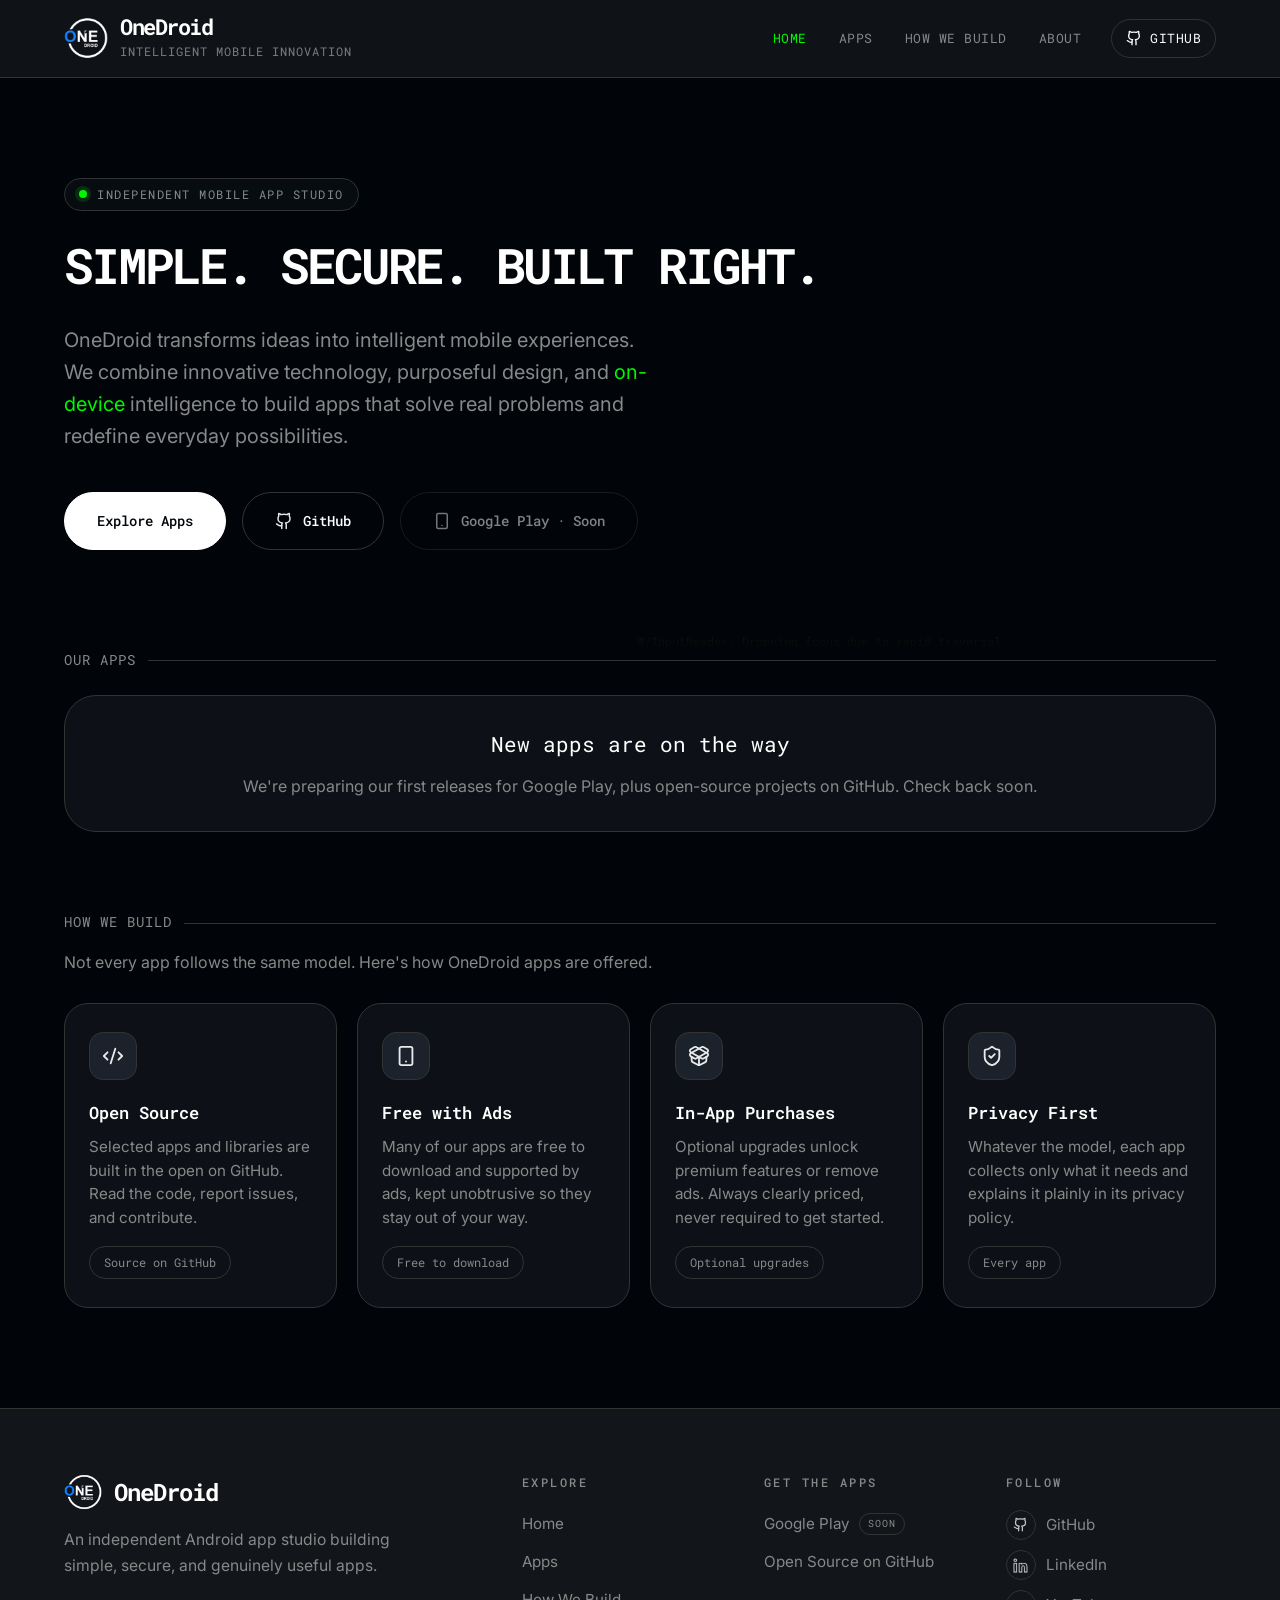
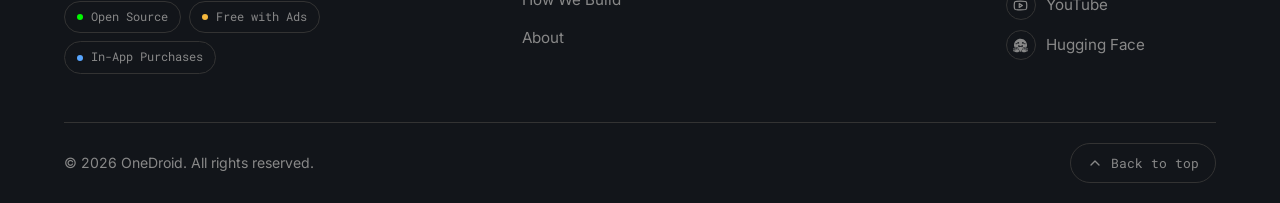
<file: index.html>
<!DOCTYPE html>
<html lang="en">

<head>
    <meta charset="UTF-8">
    <meta name="viewport" content="width=device-width, initial-scale=1.0">
    <meta name="description" content="OneDroid is an independent Android app studio. Open-source projects alongside free, ad-supported apps with optional in-app purchases.">
    <meta property="og:title" content="OneDroid | Android App Studio">
    <meta property="og:description" content="OneDroid is an independent Android app studio. Open-source projects alongside free, ad-supported apps with optional in-app purchases.">
    <meta property="og:type" content="website">
    <meta property="og:url" content="https://onedroid.github.io/">
    <meta property="og:image" content="https://onedroid.github.io/assets/icons/favicon_dark/android-chrome-512x512.png">
    <meta name="twitter:card" content="summary">
    <meta name="twitter:title" content="OneDroid | Android App Studio">
    <meta name="twitter:description" content="OneDroid is an independent Android app studio. Open-source projects alongside free, ad-supported apps with optional in-app purchases.">
    <meta name="twitter:image" content="https://onedroid.github.io/assets/icons/favicon_dark/android-chrome-512x512.png">
    <title>OneDroid | Android App Studio</title>

    <link rel="stylesheet" href="./assets/css/global.css?v=4">
    <!-- Favicon: Adaptive SVG with prefers-color-scheme support + dynamic PNG sync via components.js -->
    <link rel="icon" type="image/svg+xml" href="./assets/icons/favicon.svg">
    <link rel="icon" type="image/png" sizes="32x32" href="./assets/icons/favicon_light/favicon-32x32.png">
    <link rel="icon" type="image/png" sizes="16x16" href="./assets/icons/favicon_light/favicon-16x16.png">
    <link rel="apple-touch-icon" href="./assets/icons/favicon_light/apple-touch-icon.png">
    <link rel="manifest" href="./assets/icons/favicon_light/site.webmanifest">
    <link rel="shortcut icon" href="./assets/icons/favicon_light/favicon.ico">
    <meta name="theme-color" content="#010409" media="(prefers-color-scheme: dark)">
    <meta name="theme-color" content="#010409" media="(prefers-color-scheme: light)">

    <link
        href="https://fonts.googleapis.com/css2?family=Inter:wght@400;600&family=Roboto+Mono:wght@400;500;700&display=swap"
        rel="stylesheet">
    <script src="./assets/js/components.js?v=4" defer></script>
</head>

<body>
    <div class="preloader" id="preloader" aria-hidden="true">
        <div class="preloader-ring"><span>Loading</span></div>
    </div>
    <noscript><style>.preloader { display: none; }</style></noscript>

    <site-nav root="./"></site-nav>

    <div class="container main-content">
        <hero-section root="./" page="home"></hero-section>

        <div class="section-label" id="apps">Our Apps</div>

        <project-carousel root="./">
            <div class="glass-panel coming-soon">
                <p class="coming-soon-title">New apps are on the way</p>
                <p class="coming-soon-sub">We're preparing our first releases for Google Play, plus open-source projects on GitHub. Check back soon.</p>
            </div>
        </project-carousel>

        <div class="section-label" id="approach">How We Build</div>
        <p class="section-intro">Not every app follows the same model. Here's how OneDroid apps are offered.</p>

        <approach-grid root="./"></approach-grid>
    </div>

    <site-footer></site-footer>
</body>

</html>
</file>
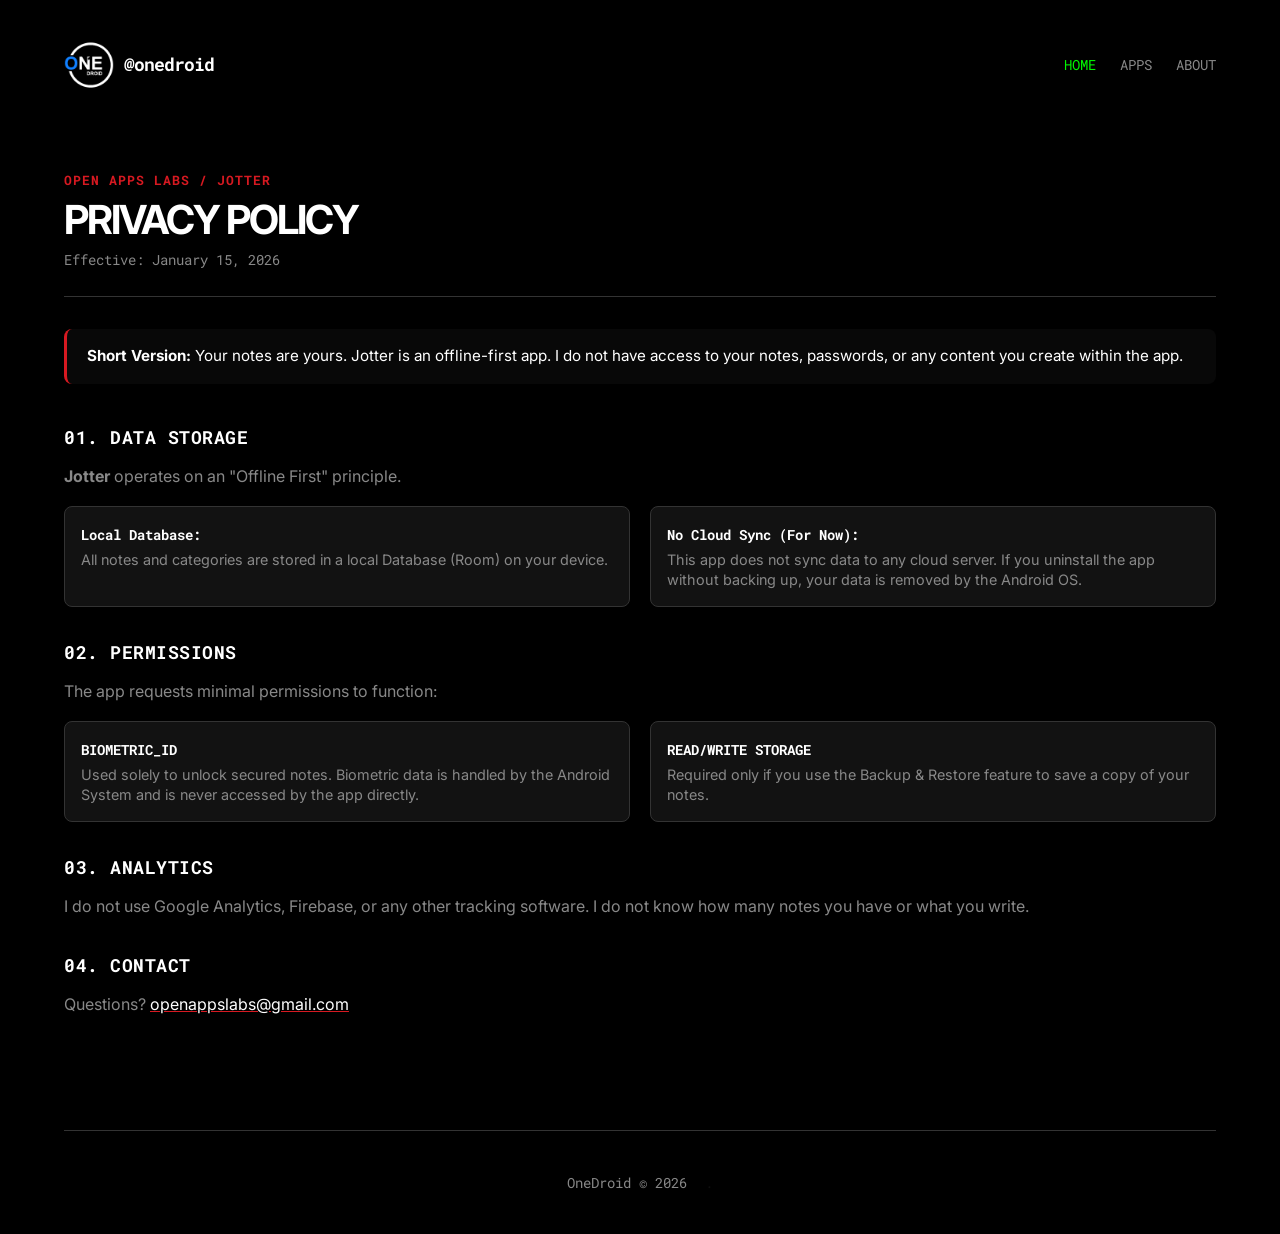
<file: Jotter/privacy/index.html>
<!DOCTYPE html>
<html lang="en">

<head>
        <meta charset="UTF-8">
        <meta name="viewport" content="width=device-width, initial-scale=1.0">
        <meta name="description" content="Privacy Policy for Jotter App - Open Apps Labs">
        <title>Privacy Policy | Jotter</title>

        <link rel="stylesheet" href="../../css/global.css">
        <link rel="icon" type="image/svg+xml" href="../../icons/code-xml.svg">
        <link href="https://fonts.googleapis.com/css2?family=Inter:wght@400;600&family=Roboto+Mono:wght@400;500;700&display=swap"
                rel="stylesheet">
        <script src="../../js/components.js" defer></script>
</head>

<body>
        <div class="container">
                <site-nav root="../../"></site-nav>

                <main class="policy-layout">
                        <header>
                                <div class="breadcrumb">Open Apps Labs / Jotter</div>
                                <h1>Privacy Policy</h1>
                                <div class="meta">Effective: January 15, 2026</div>
                        </header>

                        <div class="tldr-box">
                                <strong>Short Version:</strong> Your notes are yours. Jotter is an offline-first app.
                                I do not have access to your notes, passwords, or any content you create within the app.
                        </div>

                        <article class="content">
                                <section>
                                        <h2>01. Data Storage</h2>
                                        <p><strong>Jotter</strong> operates on an "Offline First" principle.</p>
                                        <ul>
                                                <li>
                                                        <strong>Local Database:</strong>
                                                        <span class="muted">All notes and categories are stored in a
                                                                local
                                                                Database (Room) on your device.</span>
                                                </li>
                                                <li>
                                                        <strong>No Cloud Sync (For Now):</strong>
                                                        <span class="muted">This app does not sync data to any cloud
                                                                server. If you uninstall the app without backing up,
                                                                your data is removed by the Android OS.</span>
                                                </li>
                                        </ul>
                                </section>

                                <section>
                                        <h2>02. Permissions</h2>
                                        <p>The app requests minimal permissions to function:</p>
                                        <ul>
                                                <li>
                                                        <strong>BIOMETRIC_ID</strong>
                                                        <span class="muted">Used solely to unlock secured notes.
                                                                Biometric data is handled by the Android System and is
                                                                never accessed by the app directly.</span>
                                                </li>
                                                <li>
                                                        <strong>READ/WRITE STORAGE</strong>
                                                        <span class="muted">Required only if you use the Backup &
                                                                Restore feature to save a copy of your notes.</span>
                                                </li>
                                        </ul>
                                </section>

                                <section>
                                        <h2>03. Analytics</h2>
                                        <p>
                                                I do not use Google Analytics, Firebase, or any other tracking software.
                                                I do not know how many notes you have or what you write.
                                        </p>
                                </section>

                                <section>
                                        <h2>04. Contact</h2>
                                        <p>
                                                Questions? <a href="mailto:openappslabs@gmail.com"
                                                        class="link-highlight">openappslabs@gmail.com</a>
                                        </p>
                                </section>
                        </article>
                </main>

                <site-footer></site-footer>
        </div>
</body>

</html>
</file>
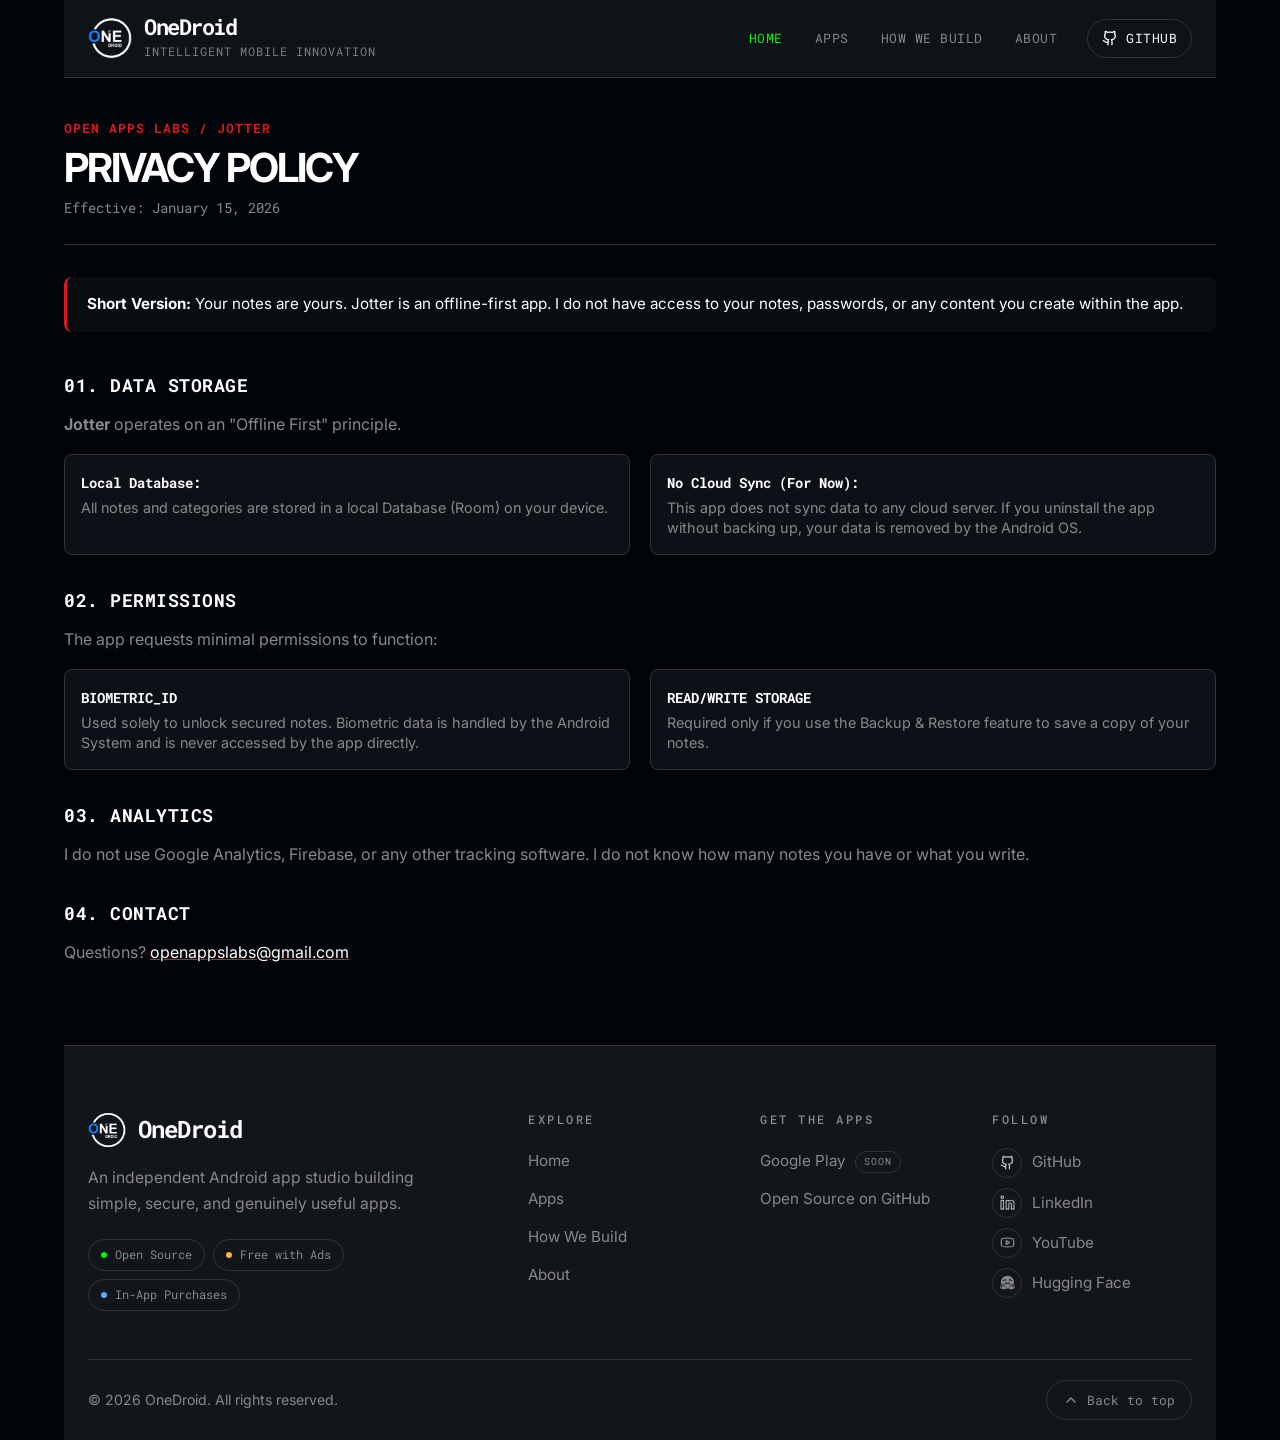
<file: apps/Jotter/privacy/index.html>
<!DOCTYPE html>
<html lang="en">

<head>
        <meta charset="UTF-8">
        <meta name="viewport" content="width=device-width, initial-scale=1.0">
        <meta name="description" content="Privacy Policy for Jotter App - Open Apps Labs">
        <title>Privacy Policy | Jotter</title>

        <link rel="stylesheet" href="../../../assets/css/global.css">
        <link rel="icon" type="image/svg+xml" href="../../../assets/icons/code-xml.svg">
        <link href="https://fonts.googleapis.com/css2?family=Inter:wght@400;600&family=Roboto+Mono:wght@400;500;700&display=swap"
                rel="stylesheet">
        <script src="../../../assets/js/components.js" defer></script>
</head>

<body>
        <div class="container">
                <site-nav root="../../../"></site-nav>

                <main class="policy-layout">
                        <header>
                                <div class="breadcrumb">Open Apps Labs / Jotter</div>
                                <h1>Privacy Policy</h1>
                                <div class="meta">Effective: January 15, 2026</div>
                        </header>

                        <div class="tldr-box">
                                <strong>Short Version:</strong> Your notes are yours. Jotter is an offline-first app.
                                I do not have access to your notes, passwords, or any content you create within the app.
                        </div>

                        <article class="content">
                                <section>
                                        <h2>01. Data Storage</h2>
                                        <p><strong>Jotter</strong> operates on an "Offline First" principle.</p>
                                        <ul>
                                                <li>
                                                        <strong>Local Database:</strong>
                                                        <span class="muted">All notes and categories are stored in a
                                                                local
                                                                Database (Room) on your device.</span>
                                                </li>
                                                <li>
                                                        <strong>No Cloud Sync (For Now):</strong>
                                                        <span class="muted">This app does not sync data to any cloud
                                                                server. If you uninstall the app without backing up,
                                                                your data is removed by the Android OS.</span>
                                                </li>
                                        </ul>
                                </section>

                                <section>
                                        <h2>02. Permissions</h2>
                                        <p>The app requests minimal permissions to function:</p>
                                        <ul>
                                                <li>
                                                        <strong>BIOMETRIC_ID</strong>
                                                        <span class="muted">Used solely to unlock secured notes.
                                                                Biometric data is handled by the Android System and is
                                                                never accessed by the app directly.</span>
                                                </li>
                                                <li>
                                                        <strong>READ/WRITE STORAGE</strong>
                                                        <span class="muted">Required only if you use the Backup &
                                                                Restore feature to save a copy of your notes.</span>
                                                </li>
                                        </ul>
                                </section>

                                <section>
                                        <h2>03. Analytics</h2>
                                        <p>
                                                I do not use Google Analytics, Firebase, or any other tracking software.
                                                I do not know how many notes you have or what you write.
                                        </p>
                                </section>

                                <section>
                                        <h2>04. Contact</h2>
                                        <p>
                                                Questions? <a href="mailto:openappslabs@gmail.com"
                                                        class="link-highlight">openappslabs@gmail.com</a>
                                        </p>
                                </section>
                        </article>
                </main>

                <site-footer root="../../../"></site-footer>
        </div>
</body>

</html>
</file>
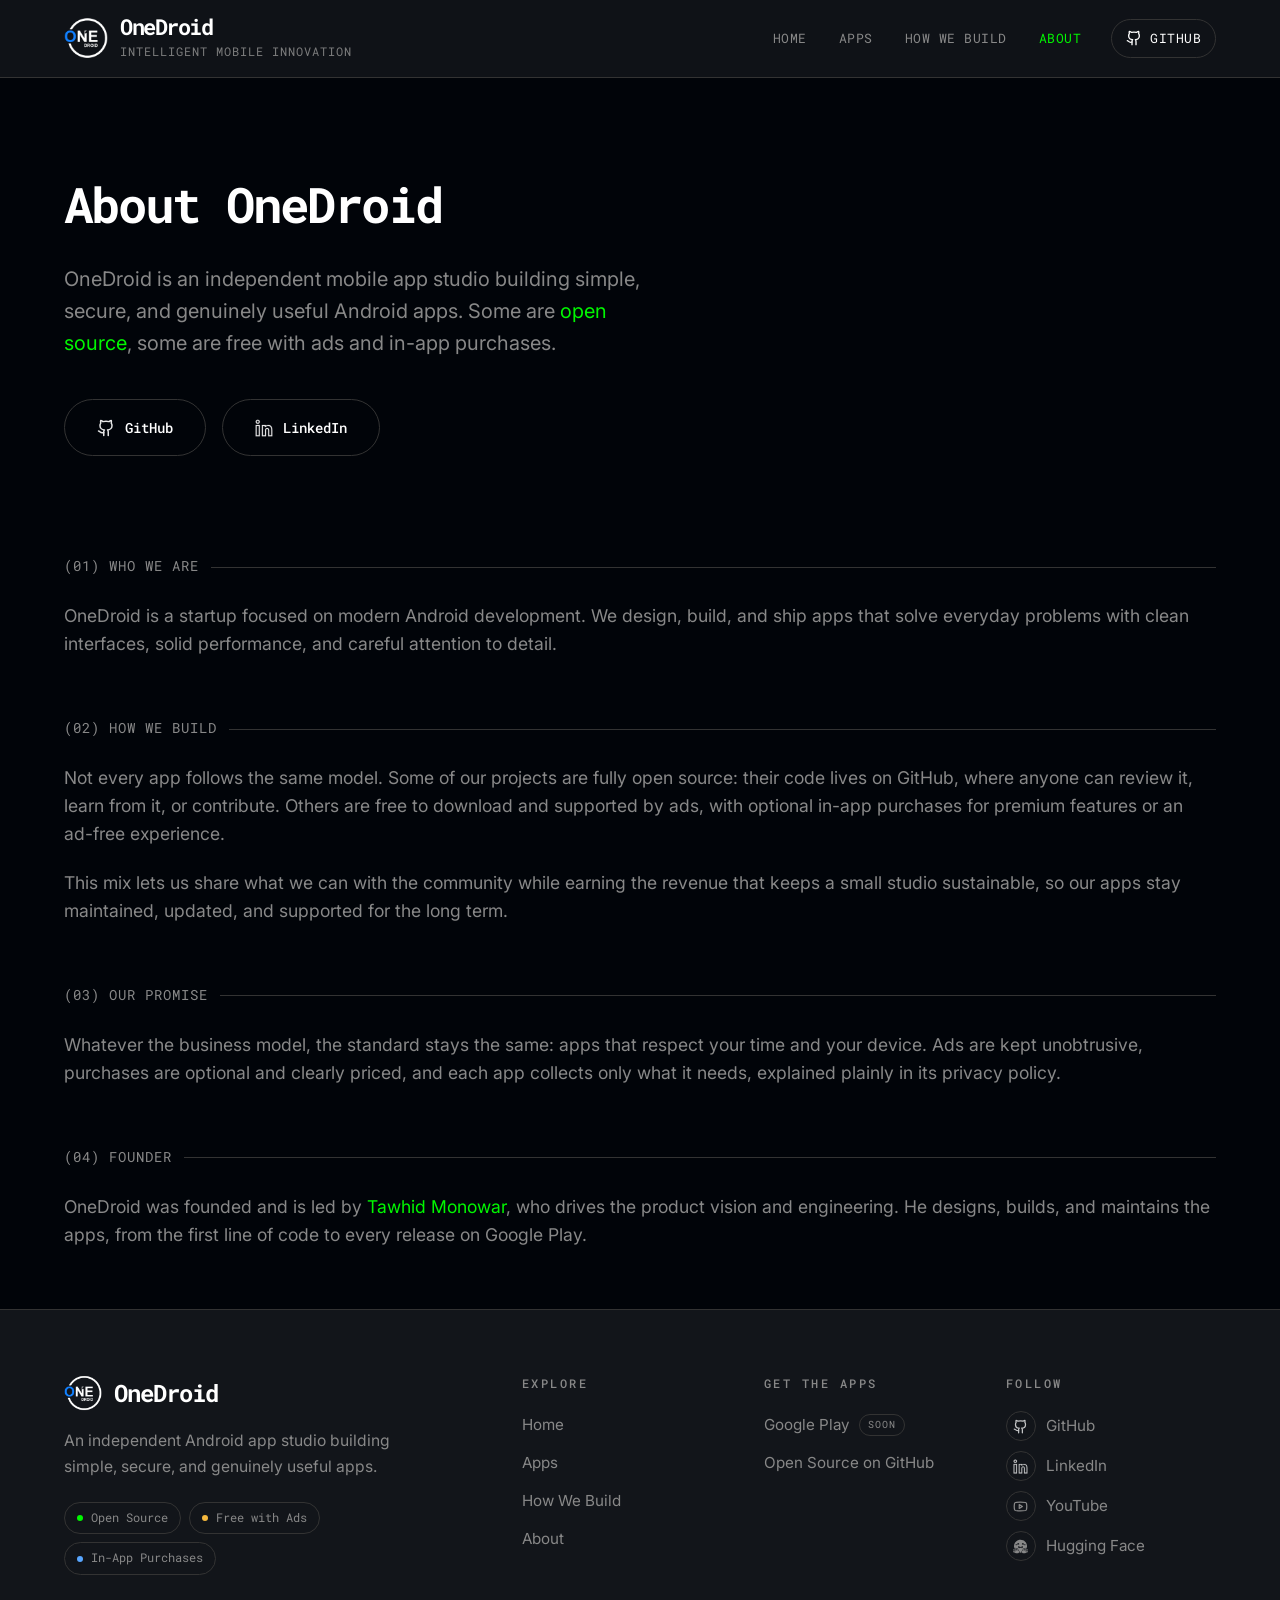
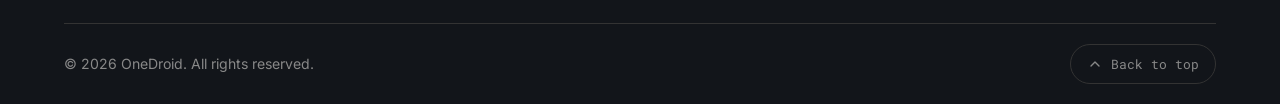
<file: pages/about.html>
<!DOCTYPE html>
<html lang="en">

<head>
    <meta charset="UTF-8">
    <meta name="viewport" content="width=device-width, initial-scale=1.0">
    <meta name="description" content="About OneDroid, an independent Android app studio.">
    <meta property="og:title" content="About | OneDroid">
    <meta property="og:description" content="OneDroid is an independent Android app studio building simple, secure, and useful apps: some open source, some free with ads and in-app purchases.">
    <meta property="og:type" content="website">
    <meta property="og:url" content="https://onedroid.github.io/pages/about.html">
    <meta property="og:image" content="https://onedroid.github.io/assets/icons/favicon_dark/android-chrome-512x512.png">
    <meta name="twitter:card" content="summary">
    <meta name="twitter:title" content="About | OneDroid">
    <meta name="twitter:description" content="OneDroid is an independent Android app studio building simple, secure, and useful apps: some open source, some free with ads and in-app purchases.">
    <meta name="twitter:image" content="https://onedroid.github.io/assets/icons/favicon_dark/android-chrome-512x512.png">
    <title>About | OneDroid</title>

    <link rel="stylesheet" href="../assets/css/global.css?v=4">
    <!-- Favicon: Adaptive SVG with prefers-color-scheme support + dynamic PNG sync via components.js -->
    <link rel="icon" type="image/svg+xml" href="../assets/icons/favicon.svg">
    <link rel="icon" type="image/png" sizes="32x32" href="../assets/icons/favicon_light/favicon-32x32.png">
    <link rel="icon" type="image/png" sizes="16x16" href="../assets/icons/favicon_light/favicon-16x16.png">
    <link rel="apple-touch-icon" href="../assets/icons/favicon_light/apple-touch-icon.png">
    <link rel="manifest" href="../assets/icons/favicon_light/site.webmanifest">
    <link rel="shortcut icon" href="../assets/icons/favicon_light/favicon.ico">
    <meta name="theme-color" content="#010409" media="(prefers-color-scheme: dark)">
    <meta name="theme-color" content="#010409" media="(prefers-color-scheme: light)">

    <link
        href="https://fonts.googleapis.com/css2?family=Inter:wght@400;600&family=Roboto+Mono:wght@400;500;700&display=swap"
        rel="stylesheet">
    <script src="../assets/js/components.js?v=4" defer></script>
</head>

<body>
    <div class="preloader" id="preloader" aria-hidden="true">
        <div class="preloader-ring"><span>Loading</span></div>
    </div>
    <noscript><style>.preloader { display: none; }</style></noscript>

    <site-nav root="../"></site-nav>

    <div class="container main-content">
        <hero-section root="../" page="about"></hero-section>

        <about-content root="../"></about-content>
    </div>

    <site-footer root="../"></site-footer>
</body>

</html>
</file>
<file: assets/css/global.css>
/* src/styles/global.css */

/* =========================================
   1. VARIABLES & THEME
   ========================================= */
:root {
  /* Default (Dark Mode) */
  --bg-color: #010409;
  --card-bg: #0d1117;
  --card-bg-hover: #151b23;
  --text-primary: #ffffff;
  --text-secondary: #888888;
  --accent-red: #d71921;
  --accent-green: #00f700;
  --border-color: #333333;
  --header-footer-bg: #12151a;

  --radius-large: 32px;
  --radius-small: 100px;

  --font-mono: 'Roboto Mono', monospace;
  --font-sans: 'Inter', sans-serif;
}

/* =========================================
   2. RESET & GLOBAL
   ========================================= */
* {
  box-sizing: border-box;
  margin: 0;
  padding: 0;
}

html {
  scroll-behavior: smooth;
}

body {
  background-color: var(--bg-color);
  color: var(--text-primary);
  font-family: var(--font-sans);
  line-height: 1.6;
  -webkit-font-smoothing: antialiased;
  transition: background-color 0.3s ease, color 0.3s ease;
  min-height: 100vh;
  display: flex;
  flex-direction: column;
}

a {
  text-decoration: none;
  color: inherit;
}

ul {
  list-style: none;
}

/* =========================================
   3. LAYOUT UTILITIES
   ========================================= */
.container {
  max-width: 1200px;
  margin: 0 auto;
  padding: 0 24px;
  width: 100%;
}

.main-content {
  flex: 1;
  display: flex;
  flex-direction: column;
}

/* Let the header stick relative to <body>, not the inline custom element. */
site-nav {
  display: contents;
}

.full-width-header {
  width: 100%;
  position: sticky;
  top: 0;
  z-index: 100;
  border-bottom: 1px solid var(--border-color);
}

.full-width-header::before {
  content: '';
  position: absolute;
  inset: 0;
  z-index: -1;
  background-color: rgba(18, 21, 26, 0.86);
  -webkit-backdrop-filter: saturate(140%) blur(14px);
  backdrop-filter: saturate(140%) blur(14px);
}

.full-width-footer {
  width: 100%;
  background-color: var(--header-footer-bg);
  border-top: 1px solid var(--border-color);
  margin-top: auto;
}

/* =========================================
   4. NAVBAR
   ========================================= */
.full-width-header nav {
  padding: 16px 0;
  display: flex;
  justify-content: space-between;
  align-items: center;
  gap: 24px;
}

.logo-wrapper {
  display: flex;
  align-items: center;
  gap: 12px;
  text-decoration: none;
  cursor: pointer;
}

.logo-text {
  display: flex;
  flex-direction: column;
  justify-content: center;
}

.logo-title {
  font-family: var(--font-mono);
  font-weight: 700;
  font-size: 1.35rem;
  line-height: 1;
  letter-spacing: -1.5px;
  color: var(--text-primary);
}

.tagline {
  font-family: var(--font-mono);
  font-size: 0.75rem;
  color: var(--text-secondary);
  text-transform: uppercase;
  letter-spacing: 1px;
  margin-top: 4px;
  opacity: 0.9;
}

.logo-icon {
  width: 44px;
  height: 44px;
  object-fit: contain;
}

/* Header logo: always colorful */
.logo-wrapper .logo-icon {
  filter: none;
  opacity: 1;
}

.logo svg {
  width: 20px;
  height: 20px;
}

.nav-links {
  display: flex;
  gap: 4px;
  align-items: center;
  font-family: var(--font-mono);
  font-size: 0.82rem;
  text-transform: uppercase;
  letter-spacing: 0.5px;
  color: var(--text-secondary);
}

.nav-links a {
  padding: 8px 14px;
  border-radius: var(--radius-small);
  transition: color 0.2s ease, background-color 0.2s ease;
}

.nav-links a:hover {
  color: var(--text-primary);
  background-color: rgba(255, 255, 255, 0.05);
}

.nav-links a.active {
  color: var(--accent-green);
}

.nav-links .nav-cta {
  display: inline-flex;
  align-items: center;
  gap: 8px;
  margin-left: 12px;
  border: 1px solid var(--border-color);
  color: var(--text-primary);
}

.nav-links .nav-cta:hover {
  border-color: var(--text-primary);
  background-color: transparent;
}

.nav-cta img {
  width: 16px;
  height: 16px;
  filter: brightness(0) invert(1);
}

:focus-visible {
  outline: 2px solid var(--accent-green);
  outline-offset: 2px;
}

/* Mobile menu panel (hidden on desktop) */
.mobile-menu {
  display: none;
}

html.menu-open,
html.menu-open body {
  overflow: hidden;
}

/* =========================================
   5. HERO SECTION
   ========================================= */
.hero {
  padding: 100px 0 100px;
}

h1 {
  font-family: var(--font-mono);
  font-size: clamp(2.5rem, 3.8vw, 4rem);
  margin-bottom: 32px;
  text-transform: uppercase;
  line-height: 1.1;
  letter-spacing: -2px;
  color: var(--text-primary);
}

.hero p {
  font-size: 1.25rem;
  color: var(--text-secondary);
  max-width: 600px;
  margin-bottom: 40px;
}

.green {
  color: var(--accent-green);
}

.eyebrow {
  display: inline-flex;
  align-items: center;
  gap: 10px;
  font-family: var(--font-mono);
  font-size: 0.75rem;
  text-transform: uppercase;
  letter-spacing: 1.5px;
  color: var(--text-secondary);
  padding: 6px 14px;
  border: 1px solid var(--border-color);
  border-radius: var(--radius-small);
  background: rgba(13, 17, 23, 0.6);
  margin-bottom: 28px;
}

.eyebrow-dot {
  width: 8px;
  height: 8px;
  border-radius: 50%;
  background: var(--accent-green);
  box-shadow: 0 0 0 4px rgba(0, 247, 0, 0.15);
}

/* =========================================
   6. BUTTONS
   ========================================= */
.btn-group {
  display: flex;
  gap: 16px;
  flex-wrap: wrap;
}

.btn {
  display: inline-flex;
  align-items: center;
  justify-content: center;
  gap: 10px;
  padding: 16px 32px;
  border-radius: var(--radius-small);
  font-family: var(--font-mono);
  font-weight: 500;
  font-size: 0.9rem;
  transition: all 0.3s ease;
  cursor: pointer;
  border: 1px solid var(--text-primary);
}

.btn-solid {
  background-color: var(--text-primary);
  color: var(--bg-color);
}

.btn-solid:hover {
  background-color: var(--accent-green);
  border-color: var(--accent-green);
  color: var(--bg-color);
}

.btn-outline {
  background: transparent;
  color: var(--text-primary);
  border-color: var(--border-color);
}

.btn-outline:hover {
  border-color: var(--text-primary);
}

/* =========================================
   7. BENTO GRID & WIDGETS
   ========================================= */
.section-label {
  font-family: var(--font-mono);
  color: var(--text-secondary);
  margin-bottom: 24px;
  display: flex;
  align-items: center;
  gap: 12px;
  font-size: 0.85rem;
  text-transform: uppercase;
  letter-spacing: 1px;
  scroll-margin-top: 104px;
}

.section-label::after {
  content: '';
  flex-grow: 1;
  height: 1px;
  background: var(--border-color);
}

.bento-grid {
  display: grid;
  grid-template-columns: repeat(auto-fit, minmax(300px, 1fr));
  gap: 24px;
  margin-bottom: 100px;
}

.last {
  margin-bottom: 100px;
}

/* Empty projects placeholder */
.coming-soon {
  text-align: center;
  align-items: center;
  margin-bottom: 80px;
  padding-top: 56px;
  padding-bottom: 56px;
}

.coming-soon-title {
  font-family: var(--font-mono);
  font-size: 1.3rem;
  color: var(--text-primary);
  margin-bottom: 12px;
}

.coming-soon-sub {
  font-size: 1rem;
  color: var(--text-secondary);
  margin: 0;
}

/* How We Build */
.section-intro {
  color: var(--text-secondary);
  max-width: 640px;
  margin: -8px 0 28px;
}

.approach-grid {
  display: grid;
  grid-template-columns: repeat(4, minmax(0, 1fr));
  gap: 20px;
  margin-bottom: 100px;
}

.approach-card {
  background: var(--card-bg);
  border: 1px solid var(--border-color);
  border-radius: 24px;
  padding: 28px 24px;
  display: flex;
  flex-direction: column;
  gap: 20px;
  transition: border-color 0.3s ease, transform 0.3s ease;
}

.approach-card:hover {
  border-color: #555;
  transform: translateY(-3px);
}

.approach-icon {
  width: 48px;
  height: 48px;
  flex-shrink: 0;
  border-radius: 14px;
  background: #1b222c;
  border: 1px solid var(--border-color);
  display: flex;
  align-items: center;
  justify-content: center;
}

.approach-icon img {
  width: 22px;
  height: 22px;
  filter: brightness(0) invert(1);
  opacity: 0.9;
}

.approach-body h3 {
  font-family: var(--font-mono);
  font-size: 1.05rem;
  font-weight: 600;
  margin-bottom: 8px;
}

.approach-body p {
  color: var(--text-secondary);
  font-size: 0.95rem;
  line-height: 1.55;
  margin-bottom: 16px;
}

.approach-body .pill {
  display: inline-block;
}

@media (max-width: 1024px) {
  .approach-grid {
    grid-template-columns: repeat(2, minmax(0, 1fr));
  }
}

/* Business-model colors shared by badges and footer chips */
.model-open-source { --model-color: #00f700; }
.model-ads { --model-color: #f5b83d; }
.model-iap { --model-color: #58a6ff; }
.model-paid { --model-color: #d2a8ff; }

.model-badges {
  display: flex;
  flex-wrap: wrap;
  gap: 6px;
  margin-bottom: 14px;
}

.model-badge {
  font-family: var(--font-mono);
  font-size: 0.7rem;
  padding: 4px 10px;
  border-radius: var(--radius-small);
  color: var(--model-color, var(--text-secondary));
  border: 1px solid var(--border-color);
}

/* Projects Carousel */
.carousel-wrapper {
  position: relative;
  margin-bottom: 80px;
  padding: 0 30px;
  /* Shrink from sides */
}

.projects-carousel {
  display: flex;
  overflow-x: auto;
  gap: 24px;
  padding-bottom: 10px;
  padding-top: 10px;
  scroll-snap-type: x mandatory;
  scrollbar-width: none;
  /* Firefox */
  -ms-overflow-style: none;
  /* IE/Edge */
  scroll-behavior: smooth;
}

.projects-carousel::-webkit-scrollbar {
  display: none;
  /* Chrome/Safari */
}

.projects-carousel .widget-link {
  flex: 0 0 calc(33.333% - 16px);
  min-width: 300px;
  scroll-snap-align: start;
}

/* Arrows */
.carousel-nav {
  position: absolute;
  top: 50%;
  left: 5px;
  right: 5px;
  transform: translateY(-50%);
  display: flex;
  justify-content: space-between;
  pointer-events: none;
  /* Allow clicking through the container */
  z-index: 10;
  padding: 0 5px;
}

.arrow-btn {
  background: var(--card-bg);
  border: 1px solid var(--border-color);
  color: var(--text-primary);
  width: 44px;
  height: 44px;
  border-radius: 50%;
  display: flex;
  align-items: center;
  justify-content: center;
  cursor: pointer;
  transition: all 0.3s cubic-bezier(0.4, 0, 0.2, 1);
  pointer-events: auto;
  /* Re-enable pointer events for buttons */
  box-shadow: 0 4px 12px rgba(0, 0, 0, 0.3);
}

#prevBtn {
  transform: translateX(-100%);
}

#nextBtn {
  transform: translateX(100%);
}

.arrow-btn:hover {
  background: var(--text-primary);
  color: var(--bg-color);
  border-color: var(--text-primary);
  transform: scale(1.1);
}

#prevBtn:hover {
  transform: translateX(-100%) scale(1.1);
}

#nextBtn:hover {
  transform: translateX(100%) scale(1.1);
}

.arrow-btn svg {
  width: 24px;
  height: 24px;
  stroke: currentColor;
}

@media (max-width: 1024px) {
  .projects-carousel .widget-link {
    flex: 0 0 calc(50% - 12px);
  }
}

@media (max-width: 768px) {
  .projects-carousel .widget-link {
    flex: 0 0 100%;
  }

  .carousel-nav {
    display: none;
    /* Hide arrows on mobile as touch swiping is better */
  }

  .carousel-wrapper {
    margin-bottom: 60px;
  }
}

.widget-link {
  text-decoration: none;
  color: inherit;
  display: block;
  height: 100%;
}

.widget {
  background-color: var(--card-bg);
  border-radius: var(--radius-large);
  padding: 24px;
  /* Reduced from 32px */
  display: flex;
  flex-direction: column;
  justify-content: space-between;
  min-height: 300px;
  /* Reduced from 350px */
  transition: transform 0.3s ease, background-color 0.3s ease;
  height: 100%;
  border: 1px solid var(--border-color);
}

.widget:hover {
  transform: translateY(-5px);
  background-color: var(--card-bg-hover);
}

.widget-header {
  display: flex;
  justify-content: space-between;
  margin-bottom: 20px;
}

.app-icon {
  width: 54px;
  height: 54px;
  background: #262626;
  border-radius: 16px;
  display: flex;
  align-items: center;
  justify-content: center;
  font-size: 24px;
  color: var(--text-primary);
}

.app-icon img {
  width: 28px;
  height: 28px;
  display: block;
}

.widget h3 {
  font-size: 1.8rem;
  margin-bottom: 10px;
  font-weight: 500;
  letter-spacing: -1px;
  color: var(--text-primary);
}

.widget p {
  color: var(--text-secondary);
  font-size: 1rem;
  line-height: 1.4;
}

.feature-pills {
  display: flex;
  flex-wrap: wrap;
  gap: 8px;
  margin-top: auto;
}

.pill {
  font-family: var(--font-mono);
  font-size: 0.75rem;
  padding: 6px 14px;
  border: 1px solid var(--border-color);
  border-radius: var(--radius-small);
  color: var(--text-secondary);
}

/* =========================================
   8. INFO GRID / SPECS
   ========================================= */
.info-grid {
  display: grid;
  grid-template-columns: repeat(auto-fit, minmax(300px, 1fr));
  gap: 24px;
  margin-bottom: 80px;
}

.glass-panel {
  background: var(--card-bg);
  border: 1px solid var(--border-color);
  border-radius: var(--radius-large);
  padding: 32px;
  display: flex;
  flex-direction: column;
  justify-content: center;
}

.bio-text {
  font-size: 1.1rem;
  color: var(--text-secondary);
  line-height: 1.6;
  margin-bottom: 20px;
}

.bio-text strong {
  color: var(--text-primary);
  font-weight: 600;
}

.bio-sub {
  font-family: var(--font-mono);
  font-size: 0.85rem;
  color: var(--accent-red);
  text-transform: uppercase;
  letter-spacing: 1px;
}

.stack-list {
  display: flex;
  flex-direction: column;
}

.stack-item {
  display: flex;
  justify-content: space-between;
  padding: 12px 0;
  border-bottom: 1px solid var(--border-color);
  font-family: var(--font-mono);
  font-size: 0.9rem;
  color: var(--text-secondary);
}

.stack-item:last-child {
  border-bottom: none;
}

.stack-item span:last-child {
  color: var(--text-primary);
  font-weight: 600;
}

/* =========================================
   9. PRIVACY POLICY STYLES (Tight & Wide)
   ========================================= */

/* Wider container so it isn't "squeezed" */
.policy-layout {
  max-width: 1200px;
  /* Changed from 960px to match .container */
  margin: 40px auto 80px;
  width: 100%;
}

/* Header - Compact */
.policy-layout header {
  margin-bottom: 32px;
  /* Reduced from 60px */
  border-bottom: 1px solid var(--border-color);
  padding-bottom: 24px;
}

.breadcrumb {
  font-family: var(--font-mono);
  font-size: 0.8rem;
  color: var(--accent-red);
  margin-bottom: 8px;
  letter-spacing: 1px;
  font-weight: 700;
  text-transform: uppercase;
}

.policy-layout h1 {
  font-family: var(--font-sans);
  font-size: 2.5rem;
  /* Reduced size for better fit */
  font-weight: 700;
  line-height: 1.1;
  margin-bottom: 8px;
  color: var(--text-primary);
}

.meta {
  font-family: var(--font-mono);
  color: var(--text-secondary);
  font-size: 0.85rem;
}

/* TL;DR Box - Tighter */
.tldr-box {
  background: rgba(255, 255, 255, 0.03);
  padding: 16px 20px;
  /* Tighter padding */
  border-radius: 8px;
  margin-bottom: 40px;
  font-size: 0.95rem;
  line-height: 1.5;
  color: var(--text-primary);
  border-left: 3px solid var(--accent-red);
}

/* Content Sections - Less "Spacey" */
.content section {
  margin-bottom: 32px;
  /* Reduced from 60px */
}

.content h2 {
  font-family: var(--font-mono);
  font-size: 1.1rem;
  color: var(--text-primary);
  margin-bottom: 12px;
  text-transform: uppercase;
  font-weight: 700;
  letter-spacing: 0.5px;
}

.content p {
  font-size: 1rem;
  line-height: 1.6;
  color: var(--text-secondary);
  margin-bottom: 16px;
}

/* Lists - Compact & Clean */
.content ul {
  margin-top: 12px;
  padding-left: 0;
  display: grid;
  grid-template-columns: repeat(auto-fit,
      minmax(300px, 1fr));
  /* Two columns if space allows */
  gap: 20px;
}

.content li {
  background: var(--card-bg);
  padding: 16px;
  border-radius: 8px;
  border: 1px solid var(--border-color);
}

.content li strong {
  font-family: var(--font-mono);
  font-size: 0.9rem;
  color: var(--text-primary);
  display: block;
  margin-bottom: 4px;
}

.muted {
  font-size: 0.9rem;
  color: var(--text-secondary);
  line-height: 1.4;
  display: block;
}

/* Link */
.link-highlight {
  color: var(--text-primary);
  text-decoration: underline;
  text-decoration-color: var(--accent-red);
}

/* =========================================
   10. FOOTER
   ========================================= */
.footer-main {
  display: grid;
  grid-template-columns: minmax(0, 1.1fr) minmax(0, 1.9fr);
  gap: 56px;
  padding: 64px 0 48px;
}

.footer-brand {
  display: flex;
  flex-direction: column;
  align-items: flex-start;
}

.footer-logo {
  display: inline-flex;
  align-items: center;
  gap: 12px;
  font-family: var(--font-mono);
  font-weight: 700;
  font-size: 1.5rem;
  letter-spacing: -1px;
  color: var(--text-primary);
  margin-bottom: 16px;
}

.footer-logo img {
  width: 38px;
  height: 38px;
  object-fit: contain;
}

.footer-desc {
  color: var(--text-secondary);
  font-size: 0.98rem;
  line-height: 1.65;
  max-width: 380px;
  margin: 0;
}

.footer-models {
  display: flex;
  flex-wrap: wrap;
  gap: 8px;
  margin-top: 22px;
}

.footer-models li {
  display: inline-flex;
  align-items: center;
  gap: 8px;
  font-family: var(--font-mono);
  font-size: 0.72rem;
  padding: 6px 12px;
  border: 1px solid var(--border-color);
  border-radius: var(--radius-small);
  color: var(--text-secondary);
}

.model-dot {
  width: 6px;
  height: 6px;
  border-radius: 50%;
  background: var(--model-color);
}

.footer-links {
  display: grid;
  grid-template-columns: repeat(3, minmax(0, 1fr));
  gap: 32px;
}

.footer-col h4 {
  font-family: var(--font-mono);
  font-size: 0.75rem;
  font-weight: 500;
  text-transform: uppercase;
  letter-spacing: 2.5px;
  color: var(--text-secondary);
  margin: 0 0 18px;
}

.footer-col li + li {
  margin-top: 10px;
}

.footer-col a,
.footer-soon {
  display: inline-flex;
  align-items: center;
  gap: 10px;
  min-height: 28px;
  color: var(--text-secondary);
  font-size: 0.95rem;
  transition: color 0.2s ease;
}

.footer-col a:hover {
  color: var(--text-primary);
}

.footer-soon em {
  font-style: normal;
  font-family: var(--font-mono);
  font-size: 0.62rem;
  text-transform: uppercase;
  letter-spacing: 1px;
  padding: 2px 8px;
  border: 1px solid var(--border-color);
  border-radius: var(--radius-small);
}

.footer-social-icon {
  width: 30px;
  height: 30px;
  flex-shrink: 0;
  border: 1px solid var(--border-color);
  border-radius: 50%;
  display: inline-flex;
  align-items: center;
  justify-content: center;
  transition: border-color 0.2s ease;
}

.footer-social-icon img,
.footer-social-icon svg {
  width: 15px;
  height: 15px;
  display: block;
}

.footer-social-icon img,
.mm-socials img {
  filter: brightness(0) invert(1);
  opacity: 0.75;
}

.footer-col a:hover .footer-social-icon {
  border-color: var(--text-primary);
}

.footer-bottom {
  border-top: 1px solid var(--border-color);
  padding: 20px 0 calc(20px + env(safe-area-inset-bottom));
  display: flex;
  justify-content: space-between;
  align-items: center;
  gap: 16px 24px;
  flex-wrap: wrap;
}

.footer-bottom p {
  margin: 0;
  font-size: 0.88rem;
  color: var(--text-secondary);
}

.back-to-top {
  display: inline-flex;
  align-items: center;
  justify-content: center;
  gap: 8px;
  min-height: 40px;
  padding: 8px 16px;
  background: transparent;
  border: 1px solid var(--border-color);
  border-radius: var(--radius-small);
  color: var(--text-secondary);
  font-family: var(--font-mono);
  font-size: 0.8rem;
  cursor: pointer;
  transition: color 0.2s ease, border-color 0.2s ease;
}

.back-to-top:hover {
  color: var(--text-primary);
  border-color: var(--text-primary);
}

/* =========================================
   11. HAMBURGER MENU
   ========================================= */
.hamburger {
  display: none;
  flex-direction: column;
  align-items: center;
  justify-content: center;
  gap: 5px;
  width: 44px;
  height: 44px;
  flex-shrink: 0;
  background: transparent;
  border: 1px solid var(--border-color);
  border-radius: 12px;
  cursor: pointer;
  transition: border-color 0.2s ease, background-color 0.2s ease;
}

.hamburger.active {
  border-color: var(--text-primary);
  background-color: rgba(255, 255, 255, 0.05);
}

.hamburger span {
  display: block;
  width: 20px;
  height: 2px;
  background: var(--text-primary);
  border-radius: 2px;
  transition: transform 0.3s ease, opacity 0.2s ease;
}

.hamburger.active span:nth-child(1) {
  transform: translateY(7px) rotate(45deg);
}

.hamburger.active span:nth-child(2) {
  opacity: 0;
}

.hamburger.active span:nth-child(3) {
  transform: translateY(-7px) rotate(-45deg);
}

/* =========================================
   12. RESPONSIVE
   ========================================= */

/* Tablet */
@media (max-width: 768px) {
  .full-width-header nav {
    padding: 12px 0;
  }

  .logo-icon {
    width: 38px;
    height: 38px;
  }

  .logo-title {
    font-size: 1.2rem;
  }

  .tagline {
    font-size: 0.65rem;
  }

  .nav-links {
    display: none;
  }

  .hamburger {
    display: flex;
  }

  .mobile-menu {
    display: block;
    position: fixed;
    left: 0;
    right: 0;
    top: var(--header-h, 69px);
    bottom: 0;
    z-index: 99;
    overflow-y: auto;
    overscroll-behavior: contain;
    background-color: var(--bg-color);
    background-image: radial-gradient(120% 50% at 100% 0%, rgba(0, 247, 0, 0.07), transparent 60%);
    border-top: 1px solid var(--border-color);
    opacity: 0;
    visibility: hidden;
    transform: translateY(-8px);
    transition: opacity 0.25s ease, transform 0.25s ease, visibility 0s linear 0.25s;
  }

  .mobile-menu.open {
    opacity: 1;
    visibility: visible;
    transform: none;
    transition: opacity 0.25s ease, transform 0.25s ease, visibility 0s;
  }

  .mobile-menu-inner {
    min-height: 100%;
    max-width: 600px;
    margin: 0 auto;
    display: flex;
    flex-direction: column;
    padding: 28px 24px calc(24px + env(safe-area-inset-bottom));
  }

  .mobile-menu-label {
    font-family: var(--font-mono);
    font-size: 0.72rem;
    text-transform: uppercase;
    letter-spacing: 2.5px;
    color: var(--text-secondary);
    margin-bottom: 4px;
  }

  .mobile-menu-links li,
  .mobile-menu-actions,
  .mobile-menu-footer {
    opacity: 0;
    transform: translateY(12px);
    transition: opacity 0.35s ease, transform 0.35s ease;
    transition-delay: calc(var(--i, 0) * 45ms + 60ms);
  }

  .mobile-menu.open .mobile-menu-links li,
  .mobile-menu.open .mobile-menu-actions,
  .mobile-menu.open .mobile-menu-footer {
    opacity: 1;
    transform: none;
  }

  .mobile-menu-links a {
    display: flex;
    align-items: center;
    gap: 16px;
    min-height: 68px;
    padding: 16px 4px;
    border-bottom: 1px solid var(--border-color);
  }

  .mm-index {
    width: 24px;
    font-family: var(--font-mono);
    font-size: 0.78rem;
    color: var(--text-secondary);
  }

  .mm-label {
    flex: 1;
    font-family: var(--font-mono);
    font-size: 1.45rem;
    font-weight: 500;
    letter-spacing: -0.5px;
    color: var(--text-primary);
  }

  .mobile-menu-links .icon-arrow {
    color: var(--text-secondary);
    transition: transform 0.2s ease, color 0.2s ease;
  }

  .mobile-menu-links a:hover .icon-arrow,
  .mobile-menu-links a:active .icon-arrow {
    transform: translate(2px, -2px);
    color: var(--text-primary);
  }

  .mobile-menu-links a.active .mm-label,
  .mobile-menu-links a.active .mm-index,
  .mobile-menu-links a.active .icon-arrow {
    color: var(--accent-green);
  }

  .mobile-menu-actions {
    display: grid;
    grid-template-columns: 1fr 1fr;
    gap: 12px;
    margin-top: 32px;
  }

  .mobile-menu-actions .btn {
    width: 100%;
    padding: 14px 16px;
    min-height: 50px;
  }

  .mobile-menu-footer {
    margin-top: auto;
    padding-top: 36px;
    display: flex;
    align-items: center;
    justify-content: space-between;
    gap: 16px;
    flex-wrap: wrap;
  }

  .mm-socials {
    display: flex;
    gap: 10px;
  }

  .mm-socials a {
    width: 44px;
    height: 44px;
    border: 1px solid var(--border-color);
    border-radius: 50%;
    display: inline-flex;
    align-items: center;
    justify-content: center;
    color: var(--text-secondary);
  }

  .mm-socials img,
  .mm-socials svg {
    width: 18px;
    height: 18px;
  }

  .mobile-menu-footer p {
    font-family: var(--font-mono);
    font-size: 0.72rem;
    text-transform: uppercase;
    letter-spacing: 1.5px;
    color: var(--text-secondary);
  }

  .hero {
    padding: 40px 0 60px;
  }

  h1 {
    font-size: 2.5rem;
    margin-bottom: 24px;
  }

  .hero p {
    font-size: 1.1rem;
    margin-bottom: 32px;
  }

  .widget {
    min-height: auto;
  }

  .info-grid {
    grid-template-columns: 1fr;
  }

  .footer-main {
    grid-template-columns: 1fr;
    gap: 36px;
    padding: 48px 0 32px;
  }

  .footer-links {
    grid-template-columns: repeat(2, minmax(0, 1fr));
    gap: 32px 20px;
    padding-top: 32px;
    border-top: 1px solid var(--border-color);
  }

  .footer-col li + li {
    margin-top: 2px;
  }

  .footer-col a,
  .footer-soon {
    min-height: 40px;
  }

  .footer-col-social {
    grid-column: 1 / -1;
  }

  .footer-col-social .footer-socials {
    display: grid;
    grid-template-columns: repeat(2, minmax(0, 1fr));
    gap: 10px;
  }

  .footer-col-social li + li {
    margin-top: 0;
  }

  .footer-col-social a {
    width: 100%;
    min-height: 52px;
    padding: 10px 14px;
    border: 1px solid var(--border-color);
    border-radius: 16px;
    background: var(--card-bg);
    font-size: 0.9rem;
  }

  .footer-col-social a:hover {
    border-color: var(--text-primary);
  }

  .footer-col-social .footer-social-icon {
    border: none;
    width: 18px;
    height: 18px;
  }
}

@media (max-width: 768px) {
  .footer-bottom {
    flex-direction: column-reverse;
    align-items: stretch;
    text-align: center;
    padding-top: 24px;
  }

  .back-to-top {
    width: 100%;
    min-height: 48px;
  }

  .approach-grid {
    margin-bottom: 60px;
  }

  .coming-soon {
    padding-top: 40px;
    padding-bottom: 40px;
    margin-bottom: 60px;
  }

  .bio-text {
    font-size: 1rem;
  }
}

/* Mobile */
@media (max-width: 640px) {
  .mobile-menu-inner {
    padding-left: 16px;
    padding-right: 16px;
  }

  .approach-grid {
    grid-template-columns: 1fr;
    gap: 14px;
  }

  .approach-card {
    flex-direction: row;
    align-items: flex-start;
    gap: 16px;
    padding: 20px;
    border-radius: 20px;
  }

  .approach-icon {
    width: 44px;
    height: 44px;
    border-radius: 12px;
  }

  .approach-body p {
    margin-bottom: 12px;
  }

  .btn-group {
    flex-direction: column;
  }

  .btn {
    width: 100%;
    justify-content: center;
    padding: 14px 24px;
    min-height: 48px;
  }

  .container {
    padding: 0 16px;
  }

  .hero {
    padding: 32px 0 48px;
  }

  .section-label {
    font-size: 0.8rem;
  }

  .coming-soon {
    padding: 32px 20px;
    margin-bottom: 48px;
    border-radius: 20px;
  }

  .coming-soon-title {
    font-size: 1.1rem;
  }

  .coming-soon-sub {
    font-size: 0.9rem;
  }

  .glass-panel {
    border-radius: 20px;
    padding: 24px;
  }
}

/* Small mobile */
@media (max-width: 380px) {
  .tagline {
    display: none;
  }

  .mobile-menu-actions {
    grid-template-columns: 1fr;
  }

  h1 {
    font-size: 2rem;
    letter-spacing: -1.5px;
  }

  .hero p {
    font-size: 1rem;
  }

  .btn {
    font-size: 0.85rem;
    padding: 12px 20px;
  }
}

/* =========================================
   12. PRELOADER
   ========================================= */
.preloader {
  position: fixed;
  inset: 0;
  z-index: 9999;
  background-color: #010409;
  display: flex;
  align-items: center;
  justify-content: center;
  transition: opacity 0.5s ease, visibility 0.5s ease;
}

.preloader.done {
  opacity: 0;
  visibility: hidden;
  pointer-events: none;
}

.preloader-ring {
  width: 112px;
  height: 112px;
  border-radius: 50%;
  border: 3px solid rgba(255, 255, 255, 0.12);
  border-top-color: #ffffff;
  display: flex;
  align-items: center;
  justify-content: center;
  animation: preloader-spin 0.9s linear infinite;
}

.preloader-ring span {
  font-family: var(--font-mono);
  font-size: 0.85rem;
  letter-spacing: 1px;
  color: #ffffff;
  animation: preloader-spin-rev 0.9s linear infinite;
}

@keyframes preloader-spin {
  to {
    transform: rotate(360deg);
  }
}

@keyframes preloader-spin-rev {
  to {
    transform: rotate(-360deg);
  }
}

/* =========================================
   FIX FOR ICONS
   ========================================= */

/* 1. Global Icon Sizing */
.btn img,
.app-icon img {
  display: block;
  width: 18px;
  height: 18px;
  object-fit: contain;
}

/* 2. Icons in Dark Backgrounds (Invert to White) */
/* This handles the app cards and the outline button */
.app-icon img,
.btn-outline img {
  filter: brightness(0) invert(1);
  opacity: 0.9;
}

/* 3. Icons in Light Backgrounds (Invert to Black) */
/* Since .btn-solid is white, we need the icon to be black */
.btn-solid img {
  filter: brightness(0);
  /* Forces the icon to be pure black */
  opacity: 1;
}

.disabled {
  pointer-events: none;
  opacity: 0.5;
  cursor: not-allowed;
}
@media (prefers-reduced-motion: reduce) {
  .mobile-menu,
  .mobile-menu-links li,
  .mobile-menu-actions,
  .mobile-menu-footer,
  .hamburger span {
    transition: none !important;
  }
}
</file>
<file: css/global.css>
/* src/styles/global.css */

/* =========================================
   1. VARIABLES & THEME
   ========================================= */
:root {
  /* Default (Dark Mode) */
  --bg-color: #000000;
  --card-bg: #121212;
  --text-primary: #ffffff;
  --text-secondary: #888888;
  --accent-red: #d71921;
  --accent-green: #00f700;
  --border-color: #333333;

  --radius-large: 32px;
  --radius-small: 100px;

  --font-mono: 'Roboto Mono', monospace;
  --font-sans: 'Inter', sans-serif;
}

/* Light Mode Overrides */
:root.light-theme {
  --bg-color: #ffffff;
  --card-bg: #f4f4f5;
  --text-primary: #18181b;
  --text-secondary: #71717a;
  --border-color: #e4e4e7;
}

/* =========================================
   2. RESET & GLOBAL
   ========================================= */
* {
  box-sizing: border-box;
  margin: 0;
  padding: 0;
}

html {
  scroll-behavior: smooth;
}

body {
  background-color: var(--bg-color);
  color: var(--text-primary);
  font-family: var(--font-sans);
  line-height: 1.6;
  -webkit-font-smoothing: antialiased;
  transition: background-color 0.3s ease, color 0.3s ease;
}

a {
  text-decoration: none;
  color: inherit;
}

ul {
  list-style: none;
}

/* =========================================
   3. LAYOUT UTILITIES
   ========================================= */
.container {
  max-width: 1200px;
  margin: 0 auto;
  padding: 0 24px;
  display: flex;
  flex-direction: column;
  min-height: 100vh;
}

/* =========================================
   4. NAVBAR
   ========================================= */
nav {
  padding: 40px 0;
  display: flex;
  justify-content: space-between;
  align-items: center;
}

.logo {
  font-family: var(--font-mono);
  font-weight: 700;
  font-size: 1.1rem;
  letter-spacing: -1px;
  display: flex;
  align-items: center;
  gap: 10px;
  color: var(--text-primary);
}

.logo svg {
  width: 20px;
  height: 20px;
}

.nav-links {
  display: flex;
  gap: 24px;
  align-items: center;
  font-family: var(--font-mono);
  font-size: 0.9rem;
  color: var(--text-secondary);
}

.nav-links a:hover {
  color: var(--text-primary);
  text-decoration: underline;
}

#theme-toggle {
  background: none;
  border: none;
  cursor: pointer;
  padding: 4px;
  color: var(--text-secondary);
  display: flex;
  align-items: center;
  transition: color 0.3s ease;
}

#theme-toggle:hover {
  color: var(--text-primary);
}

/* =========================================
   5. HERO SECTION
   ========================================= */
.hero {
  padding: 80px 0 100px;
  max-width: 900px;
}

h1 {
  font-family: var(--font-mono);
  font-size: clamp(2.5rem, 3.8vw, 4rem);
  margin-bottom: 32px;
  text-transform: uppercase;
  line-height: 1.1;
  letter-spacing: -2px;
  color: var(--text-primary);
}

.hero p {
  font-size: 1.25rem;
  color: var(--text-secondary);
  max-width: 600px;
  margin-bottom: 40px;
}

.green {
  color: var(--accent-green);
}

/* =========================================
   6. BUTTONS
   ========================================= */
.btn-group {
  display: flex;
  gap: 16px;
  flex-wrap: wrap;
}

.btn {
  display: inline-flex;
  align-items: center;
  justify-content: center;
  gap: 10px;
  padding: 16px 32px;
  border-radius: var(--radius-small);
  font-family: var(--font-mono);
  font-weight: 500;
  font-size: 0.9rem;
  transition: all 0.3s ease;
  cursor: pointer;
  border: 1px solid var(--text-primary);
}

.btn-solid {
  background-color: var(--text-primary);
  color: var(--bg-color);
}

.btn-solid:hover {
  background-color: var(--accent-green);
  border-color: var(--accent-green);
  color: var(--text-primary);
}

.btn-outline {
  background: transparent;
  color: var(--text-primary);
  border-color: var(--border-color);
}

.btn-outline:hover {
  border-color: var(--text-primary);
}

/* =========================================
   7. BENTO GRID & WIDGETS
   ========================================= */
.section-label {
  font-family: var(--font-mono);
  color: var(--text-secondary);
  margin-bottom: 24px;
  display: flex;
  align-items: center;
  gap: 12px;
  font-size: 0.85rem;
  text-transform: uppercase;
  letter-spacing: 1px;
}

.section-label::after {
  content: '';
  flex-grow: 1;
  height: 1px;
  background: var(--border-color);
}

.bento-grid {
  display: grid;
  grid-template-columns: repeat(auto-fit, minmax(300px, 1fr));
  gap: 24px;
  margin-bottom: 100px;
}

.last {
  margin-bottom: 100px !important;
}
/* Projects Carousel */
.carousel-wrapper {
  position: relative;
  margin-bottom: 80px;
  padding: 0 30px;
  /* Shrink from sides */
}

.projects-carousel {
  display: flex;
  overflow-x: auto;
  gap: 24px;
  padding-bottom: 10px;
  padding-top: 10px;
  scroll-snap-type: x mandatory;
  scrollbar-width: none;
  /* Firefox */
  -ms-overflow-style: none;
  /* IE/Edge */
  scroll-behavior: smooth;
}

.projects-carousel::-webkit-scrollbar {
  display: none;
  /* Chrome/Safari */
}

.projects-carousel .widget-link {
  flex: 0 0 calc(33.333% - 16px);
  min-width: 300px;
  scroll-snap-align: start;
}

/* Arrows */
.carousel-nav {
  position: absolute;
  top: 50%;
  left: 5px;
  right: 5px;
  transform: translateY(-50%);
  display: flex;
  justify-content: space-between;
  pointer-events: none;
  /* Allow clicking through the container */
  z-index: 10;
  padding: 0 5px;
}

.arrow-btn {
  background: var(--card-bg);
  border: 1px solid var(--border-color);
  color: var(--text-primary);
  width: 44px;
  height: 44px;
  border-radius: 50%;
  display: flex;
  align-items: center;
  justify-content: center;
  cursor: pointer;
  transition: all 0.3s cubic-bezier(0.4, 0, 0.2, 1);
  pointer-events: auto;
  /* Re-enable pointer events for buttons */
  box-shadow: 0 4px 12px rgba(0, 0, 0, 0.3);
}

#prevBtn {
  transform: translateX(-100%);
}

#nextBtn {
  transform: translateX(100%);
}

.arrow-btn:hover {
  background: var(--text-primary);
  color: var(--bg-color);
  border-color: var(--text-primary);
  transform: scale(1.1);
}

#prevBtn:hover {
  transform: translateX(-100%) scale(1.1);
}

#nextBtn:hover {
  transform: translateX(100%) scale(1.1);
}

.arrow-btn svg {
  width: 24px;
  height: 24px;
  stroke: currentColor;
}

@media (max-width: 1024px) {
  .projects-carousel .widget-link {
    flex: 0 0 calc(50% - 12px);
  }
}

@media (max-width: 768px) {
  .projects-carousel .widget-link {
    flex: 0 0 100%;
  }

  .carousel-nav {
    display: none;
    /* Hide arrows on mobile as touch swiping is better */
  }

  .carousel-wrapper {
    margin-bottom: 60px;
  }
}

.widget-link {
  text-decoration: none;
  color: inherit;
  display: block;
  height: 100%;
}

.widget {
  background-color: var(--card-bg);
  border-radius: var(--radius-large);
  padding: 24px;
  /* Reduced from 32px */
  display: flex;
  flex-direction: column;
  justify-content: space-between;
  min-height: 300px;
  /* Reduced from 350px */
  transition: transform 0.3s ease, background-color 0.3s ease;
  height: 100%;
  border: 1px solid transparent;
}

.widget:hover {
  transform: translateY(-5px);
  background-color: var(--border-color);
}

.widget-header {
  display: flex;
  justify-content: space-between;
  margin-bottom: 20px;
}

.app-icon {
  width: 54px;
  height: 54px;
  background: #262626;
  border-radius: 16px;
  display: flex;
  align-items: center;
  justify-content: center;
  font-size: 24px;
  color: var(--text-primary);
}

:root.light-theme .app-icon {
  background: #e4e4e7;
}

.app-icon img {
  width: 28px;
  height: 28px;
  display: block;
}

.widget h3 {
  font-size: 1.8rem;
  margin-bottom: 10px;
  font-weight: 500;
  letter-spacing: -1px;
  color: var(--text-primary);
}

.widget p {
  color: var(--text-secondary);
  font-size: 1rem;
  line-height: 1.4;
}

.feature-pills {
  display: flex;
  flex-wrap: wrap;
  gap: 8px;
  margin-top: auto;
}

.pill {
  font-family: var(--font-mono);
  font-size: 0.75rem;
  padding: 6px 14px;
  border: 1px solid var(--border-color);
  border-radius: var(--radius-small);
  color: var(--text-secondary);
}

/* =========================================
   8. INFO GRID / SPECS
   ========================================= */
.info-grid {
  display: grid;
  grid-template-columns: repeat(auto-fit, minmax(300px, 1fr));
  gap: 24px;
  margin-bottom: 80px;
}

.glass-panel {
  background: var(--card-bg);
  border: 1px solid var(--border-color);
  border-radius: var(--radius-large);
  padding: 32px;
  display: flex;
  flex-direction: column;
  justify-content: center;
}

.bio-text {
  font-size: 1.1rem;
  color: var(--text-secondary);
  line-height: 1.6;
  margin-bottom: 20px;
}

.bio-text strong {
  color: var(--text-primary);
  font-weight: 600;
}

.bio-sub {
  font-family: var(--font-mono);
  font-size: 0.85rem;
  color: var(--accent-red);
  text-transform: uppercase;
  letter-spacing: 1px;
}

.stack-list {
  display: flex;
  flex-direction: column;
}

.stack-item {
  display: flex;
  justify-content: space-between;
  padding: 12px 0;
  border-bottom: 1px solid var(--border-color);
  font-family: var(--font-mono);
  font-size: 0.9rem;
  color: var(--text-secondary);
}

.stack-item:last-child {
  border-bottom: none;
}

.stack-item span:last-child {
  color: var(--text-primary);
  font-weight: 600;
}

/* =========================================
   9. PRIVACY POLICY STYLES (Tight & Wide)
   ========================================= */

/* Wider container so it isn't "squeezed" */
.policy-layout {
  max-width: 1200px;
  /* Changed from 960px to match .container */
  margin: 40px auto 80px;
  width: 100%;
}

/* Header - Compact */
.policy-layout header {
  margin-bottom: 32px;
  /* Reduced from 60px */
  border-bottom: 1px solid var(--border-color);
  padding-bottom: 24px;
}

.breadcrumb {
  font-family: var(--font-mono);
  font-size: 0.8rem;
  color: var(--accent-red);
  margin-bottom: 8px;
  letter-spacing: 1px;
  font-weight: 700;
  text-transform: uppercase;
}

.policy-layout h1 {
  font-family: var(--font-sans);
  font-size: 2.5rem;
  /* Reduced size for better fit */
  font-weight: 700;
  line-height: 1.1;
  margin-bottom: 8px;
  color: var(--text-primary);
}

.meta {
  font-family: var(--font-mono);
  color: var(--text-secondary);
  font-size: 0.85rem;
}

/* TL;DR Box - Tighter */
.tldr-box {
  background: rgba(255, 255, 255, 0.03);
  padding: 16px 20px;
  /* Tighter padding */
  border-radius: 8px;
  margin-bottom: 40px;
  font-size: 0.95rem;
  line-height: 1.5;
  color: var(--text-primary);
  border-left: 3px solid var(--accent-red);
}

:root.light-theme .tldr-box {
  background: rgba(0, 0, 0, 0.05);
}

/* Content Sections - Less "Spacey" */
.content section {
  margin-bottom: 32px;
  /* Reduced from 60px */
}

.content h2 {
  font-family: var(--font-mono);
  font-size: 1.1rem;
  color: var(--text-primary);
  margin-bottom: 12px;
  text-transform: uppercase;
  font-weight: 700;
  letter-spacing: 0.5px;
}

.content p {
  font-size: 1rem;
  line-height: 1.6;
  color: var(--text-secondary);
  margin-bottom: 16px;
}

/* Lists - Compact & Clean */
.content ul {
  margin-top: 12px;
  padding-left: 0;
  display: grid;
  grid-template-columns: repeat(auto-fit,
      minmax(300px, 1fr));
  /* Two columns if space allows */
  gap: 20px;
}

.content li {
  background: var(--card-bg);
  padding: 16px;
  border-radius: 8px;
  border: 1px solid var(--border-color);
}

.content li strong {
  font-family: var(--font-mono);
  font-size: 0.9rem;
  color: var(--text-primary);
  display: block;
  margin-bottom: 4px;
}

.muted {
  font-size: 0.9rem;
  color: var(--text-secondary);
  line-height: 1.4;
  display: block;
}

/* Link */
.link-highlight {
  color: var(--text-primary);
  text-decoration: underline;
  text-decoration-color: var(--accent-red);
}

/* =========================================
   10. FOOTER
   ========================================= */
footer {
  border-top: 1px solid var(--border-color);
  padding: 40px 0;
  display: flex;
  justify-content: center;
  align-items: center;
  margin-top: auto;
}

.copyright {
  font-family: var(--font-mono);
  color: var(--text-secondary);
  font-size: 0.9rem;
}

/* =========================================
   11. RESPONSIVE
   ========================================= */
@media (max-width: 768px) {
  .hero {
    padding: 40px 0 60px;
  }

  h1 {
    font-size: 2.5rem;
  }

  .widget {
    min-height: auto;
  }

  .info-grid {
    grid-template-columns: 1fr;
  }
}

/* =========================================
   FIX FOR ICONS
   ========================================= */

/* 1. Global Icon Sizing */
.btn img,
.logo-icon,
.app-icon img {
  display: block;
  width: 18px;
  height: 18px;
  object-fit: contain;
}


.onedroid-icon {
  font-family: var(--font-mono);
  display: block;
  width: 50px;
  height: 50px;
  object-fit: contain;
}

/* 2. Icons in Dark Backgrounds (Invert to White) */
/* This handles the app cards and the outline button */
.app-icon img,
.btn-outline img,
.logo-icon {
  filter: brightness(0) invert(1);
  opacity: 0.9;
}

/* 3. Icons in Light Backgrounds (Invert to Black) */
/* Since .btn-solid is white, we need the icon to be black */
.btn-solid img {
  filter: brightness(0);
  /* Forces the icon to be pure black */
  opacity: 1;
}

.disabled {
  pointer-events: none;
  opacity: 0.5;
  cursor: not-allowed;
}
</file>
